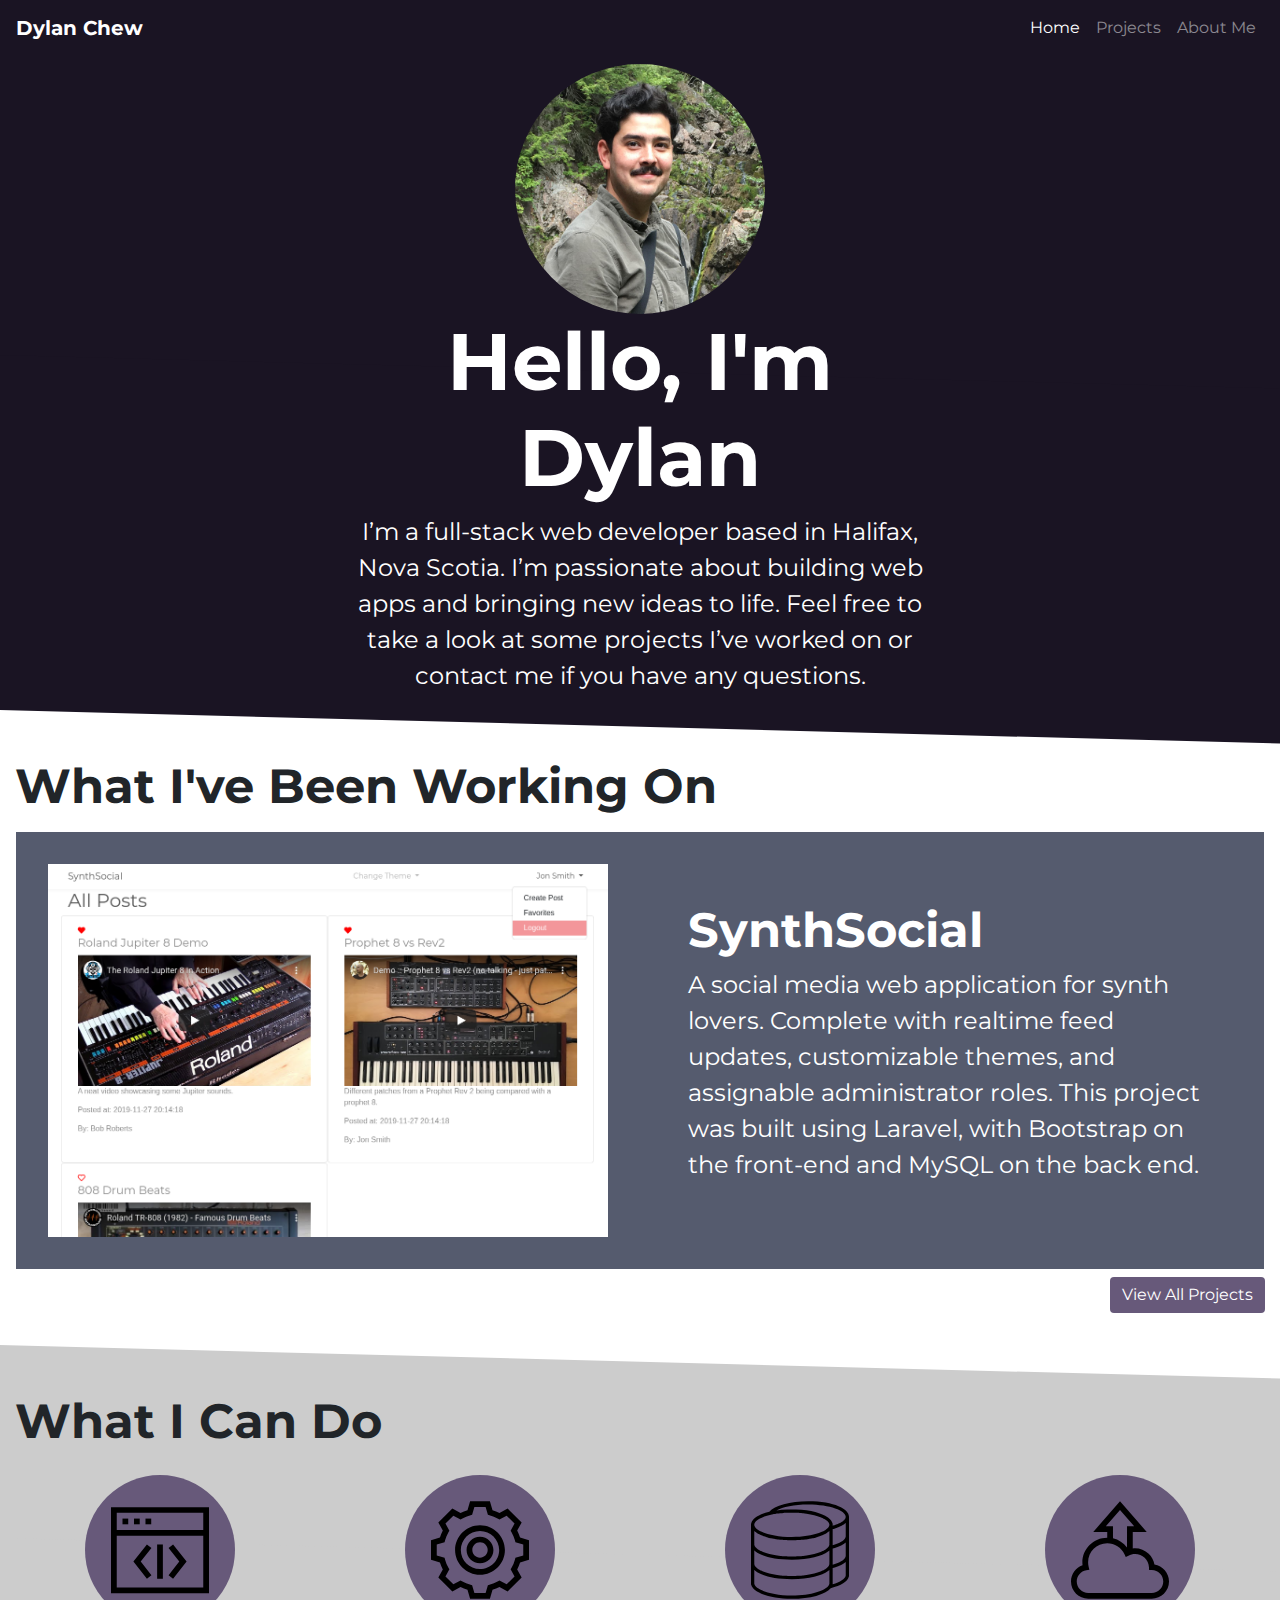
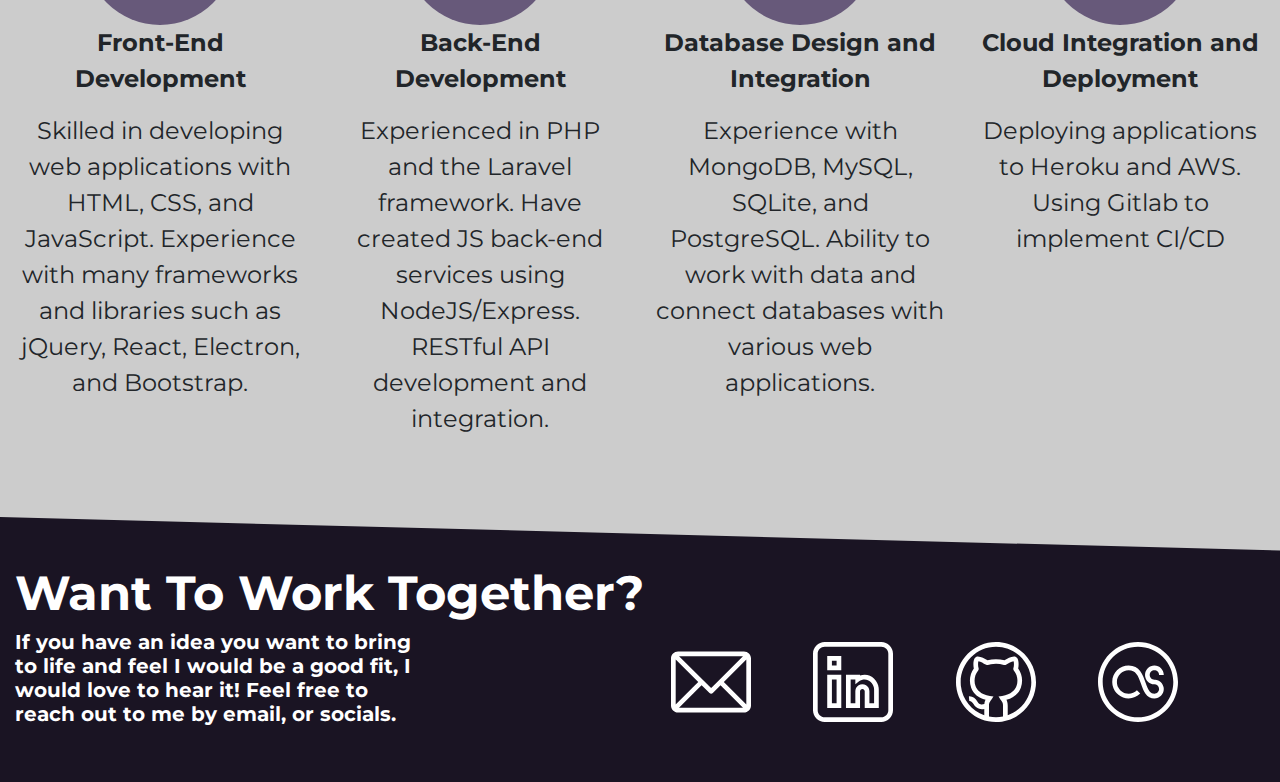
<file: index.html>
<!DOCTYPE html>
<html lang="en">
  <head>
    <meta charset="UTF-8" />
    <meta name="viewport" content="width=device-width, initial-scale=1.0" />
    <meta http-equiv="X-UA-Compatible" content="ie=edge" />
    <link
      href="https://fonts.googleapis.com/css?family=Montserrat&display=swap"
      rel="stylesheet"
    />
    <link rel="stylesheet" href="bootstrap-4.4.1-dist\css\bootstrap.min.css" />
    <link rel="stylesheet" href="styles.css" />
    <script src="./bootstrap-4.4.1-dist\jQuery\jquery-3.4.1.min.js"></script>
    <script src="./bootstrap-4.4.1-dist\js\bootstrap.min.js"></script>
    <title>Home</title>
  </head>

  <body>
    <div class="container-fluid">
      <div class="row">
        <nav
          class="navbar fixed-top navbar-dark navbar-expand-lg purple-background"
        >
          <a class="navbar-brand" href="/index.html">Dylan Chew</a>
          <button
            class="navbar-toggler"
            type="button"
            data-toggle="collapse"
            data-target="#navbarSupportedContent"
            aria-controls="navbarSupportedContent"
            aria-expanded="false"
            aria-label="Toggle navigation"
          >
            <span class="navbar-toggler-icon"></span>
          </button>

          <div class="collapse navbar-collapse" id="navbarSupportedContent">
            <ul class="navbar-nav ml-auto">
              <li class="nav-item">
                <a class="nav-link active" href="/index.html">Home</a>
              </li>
              <li class="nav-item">
                <a class="nav-link" href="/projects.html">Projects</a>
              </li>
              <li class="nav-item">
                <a class="nav-link" href="/about.html">About Me</a>
              </li>
            </ul>
          </div>
        </nav>
      </div>

      <!-- HEADER -->
      <div class="row purple-background header">
        <div class="col-3"></div>
        <div class="col-lg-6 col-md-6 col-sm-12 text-center">
          <img
            src="./imgs/me.jpg"
            class="rounded-circle img-me img-fluid"
            alt="Picture of me"
          />
          <h1>Hello, I'm Dylan</h1>
          <p>
            I’m a full-stack web developer based in Halifax, Nova Scotia. I’m
            passionate about building web apps and bringing new ideas to life.
            Feel free to take a look at some projects I’ve worked on or contact
            me if you have any questions.
          </p>
        </div>
        <div class="col-3"></div>
      </div>

      <!-- RECENT WORK -->
      <div class="row recent-work">
        <div class="col-12 section-header">
          <h2>What I've Been Working On</h2>
        </div>
        <div class="row work-example">
          <div class="col-lg-6 col-md-6 col-xs-12 work-example-img">
            <img
              class="img-fluid"
              src="./imgs/synthsocial.png"
              alt="synthsocial"
            />
          </div>
          <div class="col-lg-6 col-md-6 col-xs-12 my-auto work-example-blurb">
            <h2>SynthSocial</h2>
            <p>
              A social media web application for synth lovers. Complete with
              realtime feed updates, customizable themes, and assignable
              administrator roles. This project was built using Laravel, with
              Bootstrap on the front-end and MySQL on the back end.
            </p>
          </div>
        </div>
        <div class="col-12">
          <div class="d-flex justify-content-end">
            <a href="/projects.html" class=" btn btn-view">View All Projects</a>
          </div>
        </div>
      </div>

      <!-- What I Can Do -->
      <div class="row skills">
        <div class="col-12 section-header">
          <h2>What I Can Do</h2>
        </div>
        <div class="col-lg-3 col-12 skill-row">
          <div class="row">
            <div class="col-3 col-lg-12 skill-content skill-content-icon">
              <div class="row justify-content-around ">
                <div class="circle d-flex justify-content-center">
                  <img
                    class="img-fluid skill-icon"
                    src="./imgs\010-code.svg"
                    alt="code"
                  />
                </div>
              </div>
            </div>

            <div class="col-9 col-lg-12  skill-content">
              <p class='skill-title'>Front-End Development</p>
              <p>
                Skilled in developing web applications with HTML, CSS, and
                JavaScript. Experience with many frameworks and libraries such
                as jQuery, React, Electron, and Bootstrap.
              </p>
            </div>
          </div>
        </div>
        <div class="col-lg-3 col-12 skill-row">
          <div class="row">
            <div class="col-3 col-lg-12 skill-content skill-content-icon">
              <div class="row justify-content-around ">
                <div class="circle d-flex justify-content-center">
                  <img
                    class="img-fluid skill-icon"
                    src="./imgs\044-gear.svg"
                    alt="code"
                  />
                </div>
              </div>
            </div>

            <div class="col-9 col-lg-12  skill-content">
              <p class='skill-title'>Back-End Development</p>
              <p>
                Experienced in PHP and the Laravel framework. Have created JS
                back-end services using NodeJS/Express. RESTful API development
                and integration.
              </p>
            </div>
          </div>
        </div>
        <div class="col-lg-3 col-12 skill-row">
          <div class="row">
            <div class="col-3 col-lg-12 skill-content skill-content-icon">
              <div class="row justify-content-around ">
                <div class="circle d-flex justify-content-center">
                  <img
                    class="img-fluid skill-icon"
                    src="./imgs\database-3.svg"
                    alt="code"
                  />
                </div>
              </div>
            </div>

            <div class="col-9 col-lg-12  skill-content">
              <p class='skill-title'>Database Design and Integration</p>
              <p>
                Experience with MongoDB, MySQL, SQLite, and PostgreSQL. Ability
                to work with data and connect databases with various web
                applications.
              </p>
            </div>
          </div>
        </div>
        <div class="col-lg-3 col-12 skill-row">
          <div class="row">
            <div class="col-3 col-lg-12 skill-content skill-content-icon">
              <div class="row justify-content-around ">
                <div class="circle d-flex justify-content-center">
                  <img
                    class="img-fluid skill-icon"
                    src="./imgs\006-upload.svg"
                    alt="code"
                  />
                </div>
              </div>
            </div>

            <div class="col-9 col-lg-12  skill-content">
              <p class='skill-title'>Cloud Integration and Deployment</p>
              <p>
                Deploying applications to Heroku and AWS. Using Gitlab to
                implement CI/CD
              </p>
            </div>
          </div>
        </div>
      </div>
      <!-- Want to work together? -->
      <div class="row work-together">
        <div class="col-12 section-header">
          <h2 class="work-together-title">Want To Work Together?</h2>
        </div>
        <div class="col-lg-4">
          <h3 class="work-together-content">
            If you have an idea you want to bring to life and feel I would be a
            good fit, I would love to hear it! Feel free to reach out to me by
            email, or socials.
          </h3>
        </div>
        <div class="col-lg-8 ">
          <div class="row justice social-links-container">
            <div class="col-lg-3"></div>
            <div class="col-lg-2 col-3 d-flex justify-content-center">
              <a
                class="social-link-a"
                target="_blank"
                href="mailto:w0254970@nscc.ca"
              >
                <img class="img-fluid social-links" src="./imgs/email.svg" />
              </a>
            </div>
            <div class="col-lg-2 col-3 d-flex justify-content-center">
              <a
                class="social-link-a"
                target="_blank"
                href="https://www.linkedin.com/in/dylan-chew-7b165765/"
              >
                <img
                  class="img-fluid social-links"
                  src="./imgs\045-linkedin.svg"
                />
              </a>
            </div>
            <div class="col-lg-2 col-3 d-flex justify-content-center">
              <a
                class="social-link-a"
                target="_blank"
                href="https://github.com/dylan-chew"
              >
                <img
                  class="img-fluid social-links"
                  src="./imgs\038-github.svg"
                />
              </a>
            </div>
            <div class="col-lg-2 col-3 d-flex justify-content-center">
              <a
                class="social-link-a"
                target="_blank"
                href="https://www.last.fm/user/milque_toast"
              >
                <img
                  class="img-fluid social-links"
                  src="./imgs\028-lastfm.svg"
                />
              </a>
            </div>
            <div class="col-lg-1"></div>
          </div>
        </div>
      </div>
    </div>
  </body>
</html>
</file>
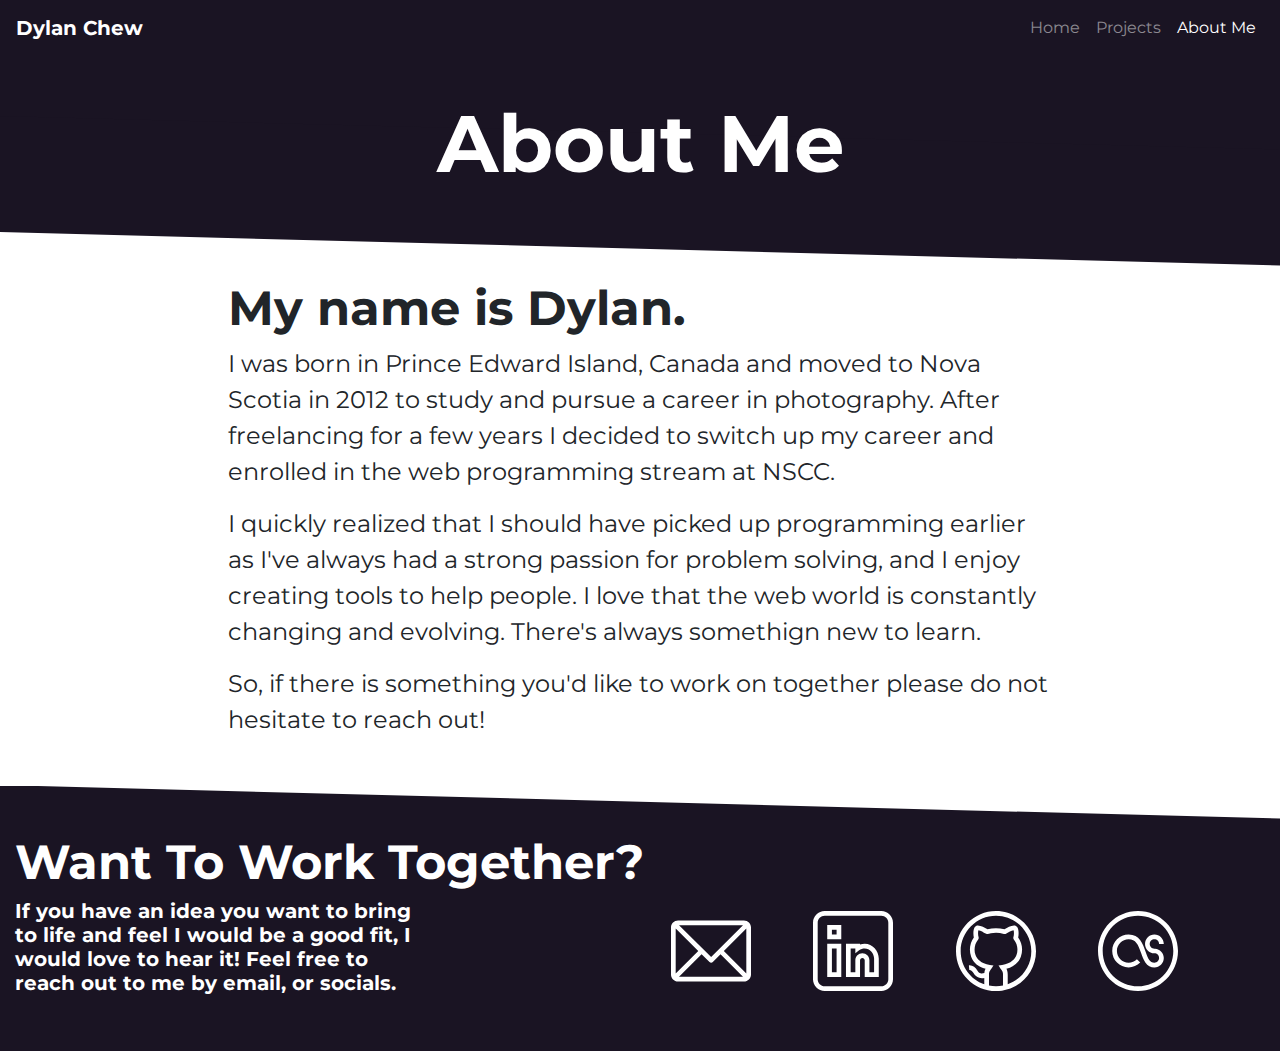
<file: about.html>
<!DOCTYPE html>
<html lang="en">
  <head>
    <meta charset="UTF-8" />
    <meta name="viewport" content="width=device-width, initial-scale=1.0" />
    <meta http-equiv="X-UA-Compatible" content="ie=edge" />
    <link
      href="https://fonts.googleapis.com/css?family=Montserrat&display=swap"
      rel="stylesheet"
    />
    <link rel="stylesheet" href="bootstrap-4.4.1-dist\css\bootstrap.min.css" />
    <link rel="stylesheet" href="styles.css" />
    <script src="./bootstrap-4.4.1-dist\jQuery\jquery-3.4.1.min.js"></script>
    <script src="./bootstrap-4.4.1-dist\js\bootstrap.min.js"></script>
    <title>About Me</title>
  </head>

  <body>
    <div class="container-fluid">
      <div class="row">
        <nav
          class="navbar fixed-top navbar-dark navbar-expand-lg purple-background"
        >
          <a class="navbar-brand" href="/index.html">Dylan Chew</a>
          <button
            class="navbar-toggler"
            type="button"
            data-toggle="collapse"
            data-target="#navbarSupportedContent"
            aria-controls="navbarSupportedContent"
            aria-expanded="false"
            aria-label="Toggle navigation"
          >
            <span class="navbar-toggler-icon"></span>
          </button>

          <div class="collapse navbar-collapse" id="navbarSupportedContent">
            <ul class="navbar-nav ml-auto">
              <li class="nav-item">
                <a class="nav-link" href="/index.html">Home</a>
              </li>
              <li class="nav-item">
                <a class="nav-link" href="/projects.html">Projects</a>
              </li>
              <li class="nav-item">
                <a class="nav-link active" href="/about.html">About Me</a>
              </li>
            </ul>
          </div>
        </nav>
      </div>

      <!-- HEADER -->
      <div class="row projects-header header">
        <div class="col-3"></div>
        <div class="col-lg-6 col-md-6 col-sm-12 text-center">
          <h1>About Me</h1>
        </div>
        <div class="col-3"></div>
      </div>

      <!-- RECENT WORK -->
      <div class="row about-div">
        <div class="col-2"></div>
        <div class="col-12 col-lg-8 section-header">
          <h2>My name is Dylan.</h2>
          <p>
            I was born in Prince Edward Island, Canada and moved to Nova Scotia
            in 2012 to study and pursue a career in photography. After
            freelancing for a few years I decided to switch up my career and
            enrolled in the web programming stream at NSCC.
          </p>
          <p>
            I quickly realized that I should have picked up programming earlier
            as I've always had a strong passion for problem solving, and I enjoy
            creating tools to help people. I love that the web world is
            constantly changing and evolving. There's always somethign new to
            learn.
          </p>
          <p>
            So, if there is something you'd like to work on together please do
            not hesitate to reach out!
          </p>
        </div>
      </div>

      <!-- Want to work together? -->
      <div class="row work-together">
        <div class="col-12 section-header">
          <h2 class="work-together-title">Want To Work Together?</h2>
        </div>
        <div class="col-lg-4">
          <h3 class="work-together-content">
            If you have an idea you want to bring to life and feel I would be a
            good fit, I would love to hear it! Feel free to reach out to me by
            email, or socials.
          </h3>
        </div>
        <div class="col-lg-8 ">
          <div class="row justice social-links-container">
            <div class="col-lg-3"></div>
            <div class="col-lg-2 col-3 d-flex justify-content-center">
              <a
                class="social-link-a"
                target="_blank"
                href="mailto:w0254970@nscc.ca"
              >
                <img class="img-fluid social-links" src="./imgs/email.svg" />
              </a>
            </div>
            <div class="col-lg-2 col-3 d-flex justify-content-center">
              <a
                class="social-link-a"
                target="_blank"
                href="https://www.linkedin.com/in/dylan-chew-7b165765/"
              >
                <img
                  class="img-fluid social-links"
                  src="./imgs\045-linkedin.svg"
                />
              </a>
            </div>
            <div class="col-lg-2 col-3 d-flex justify-content-center">
              <a
                class="social-link-a"
                target="_blank"
                href="https://github.com/dylan-chew"
              >
                <img
                  class="img-fluid social-links"
                  src="./imgs\038-github.svg"
                />
              </a>
            </div>
            <div class="col-lg-2 col-3 d-flex justify-content-center">
              <a
                class="social-link-a"
                target="_blank"
                href="https://www.last.fm/user/milque_toast"
              >
                <img
                  class="img-fluid social-links"
                  src="./imgs\028-lastfm.svg"
                />
              </a>
            </div>
            <div class="col-lg-1"></div>
          </div>
        </div>
      </div>
    </div>
  </body>
</html>
</file>
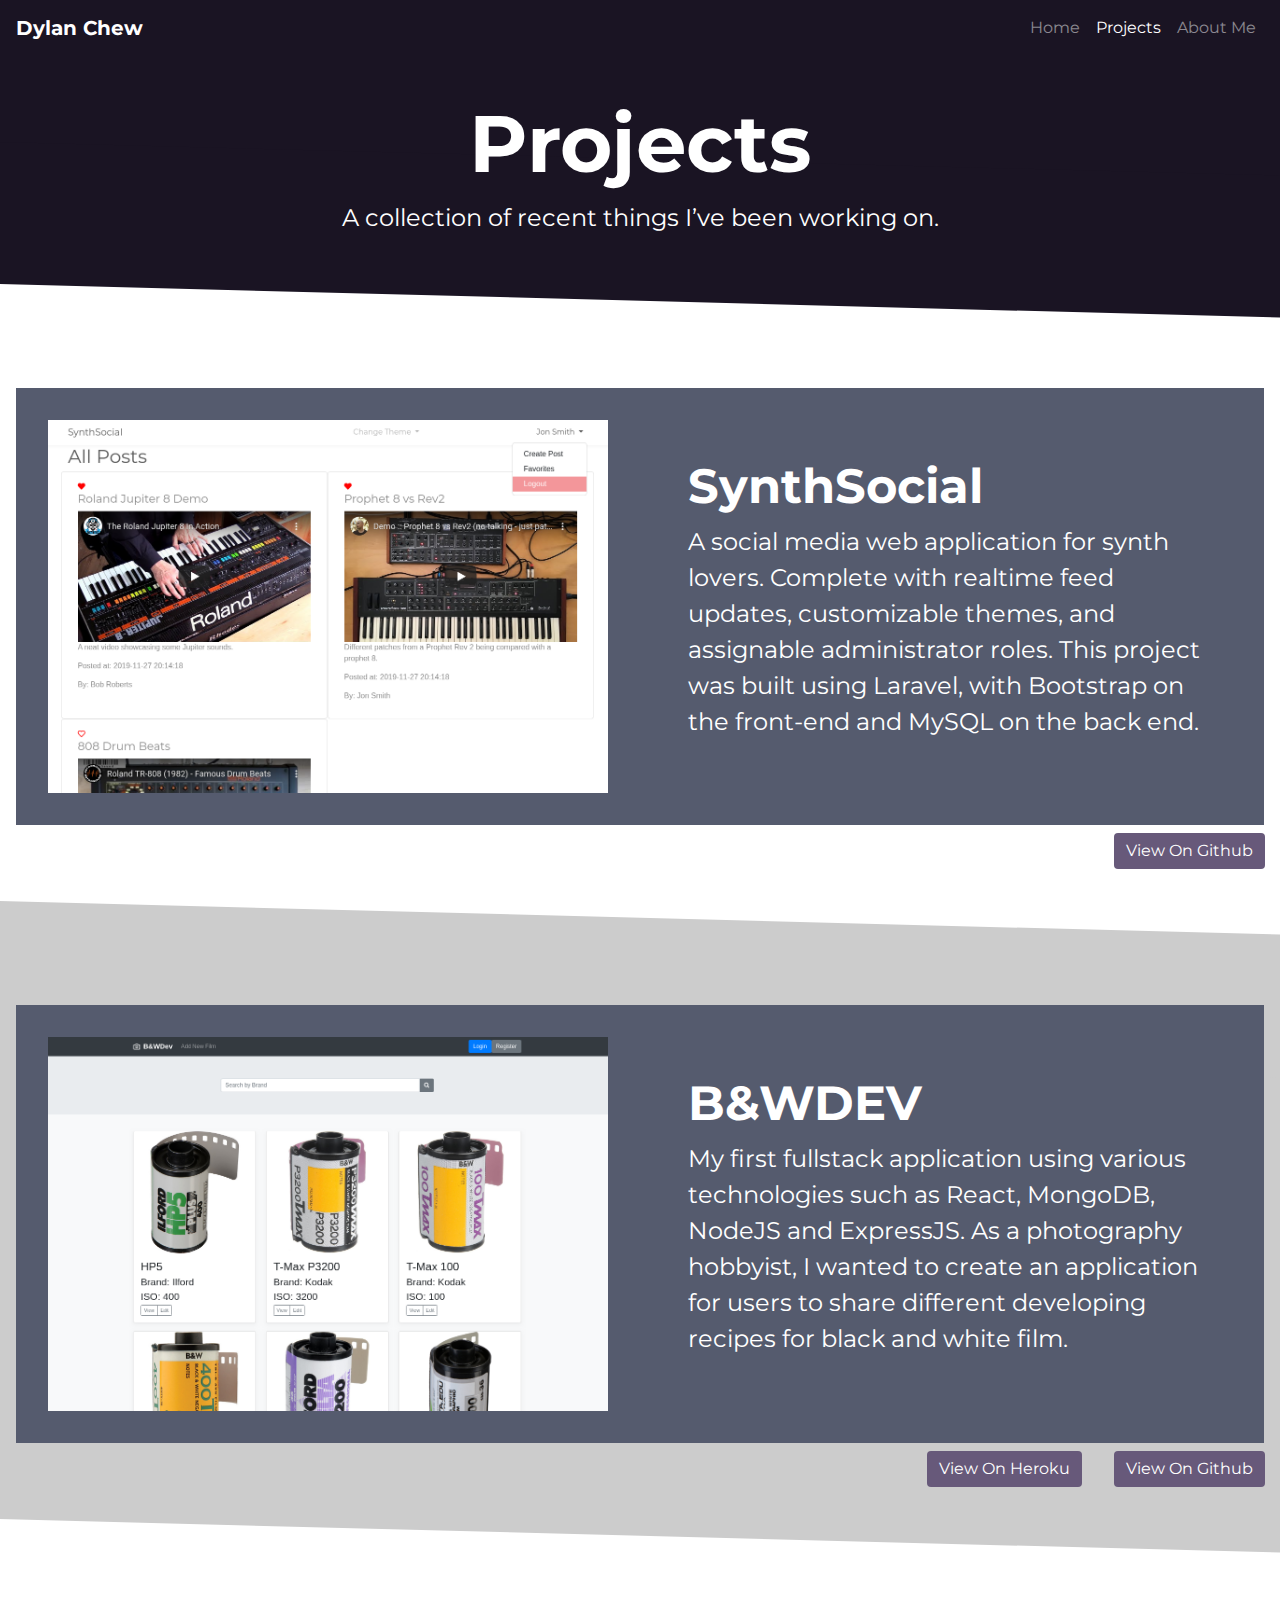
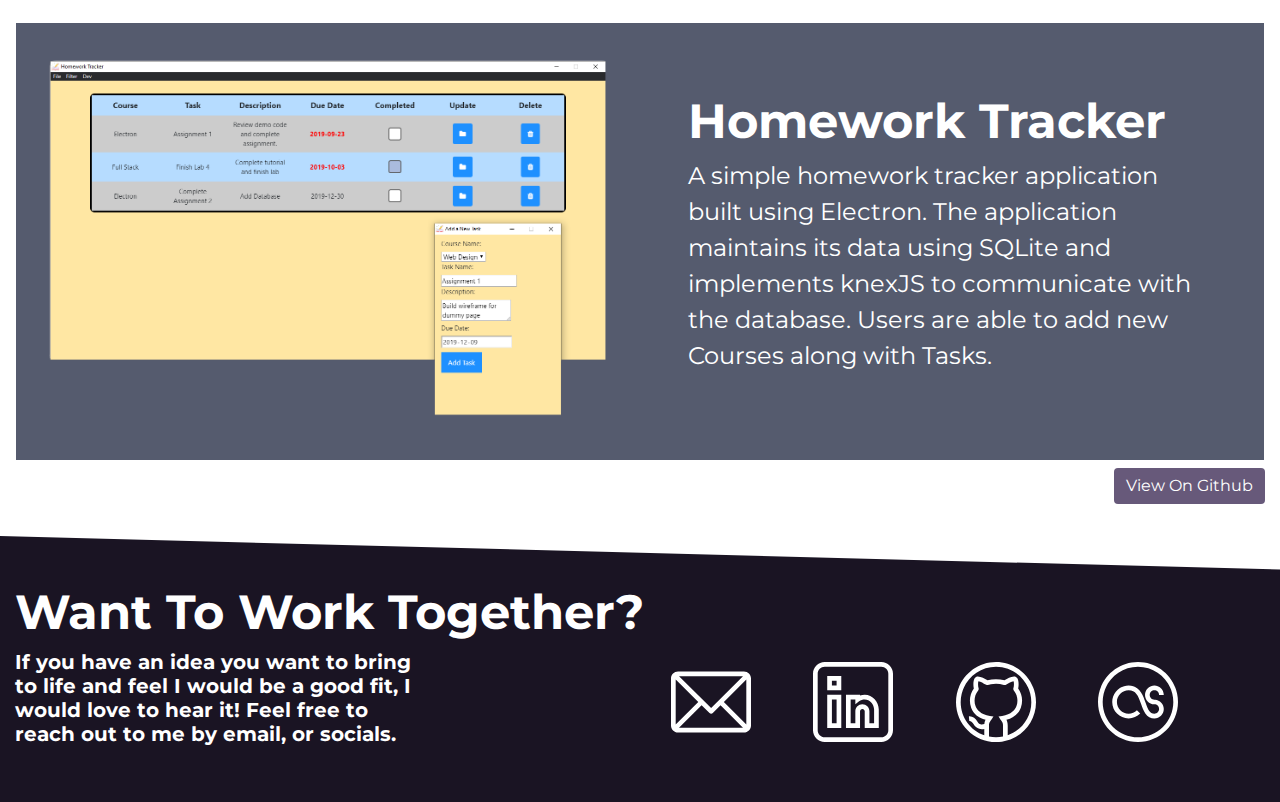
<file: projects.html>
<!DOCTYPE html>
<html lang="en">
  <head>
    <meta charset="UTF-8" />
    <meta name="viewport" content="width=device-width, initial-scale=1.0" />
    <meta http-equiv="X-UA-Compatible" content="ie=edge" />
    <link
      href="https://fonts.googleapis.com/css?family=Montserrat&display=swap"
      rel="stylesheet"
    />
    <link rel="stylesheet" href="bootstrap-4.4.1-dist\css\bootstrap.min.css" />
    <link rel="stylesheet" href="styles.css" />
    <script src="./bootstrap-4.4.1-dist\jQuery\jquery-3.4.1.min.js"></script>
    <script src="./bootstrap-4.4.1-dist\js\bootstrap.min.js"></script>
    <title>Projects</title>
  </head>

  <body>
    <div class="container-fluid">
      <div class="row">
        <nav
          class="navbar fixed-top navbar-dark navbar-expand-lg purple-background"
        >
          <a class="navbar-brand" href="/index.html">Dylan Chew</a>
          <button
            class="navbar-toggler"
            type="button"
            data-toggle="collapse"
            data-target="#navbarSupportedContent"
            aria-controls="navbarSupportedContent"
            aria-expanded="false"
            aria-label="Toggle navigation"
          >
            <span class="navbar-toggler-icon"></span>
          </button>

          <div class="collapse navbar-collapse" id="navbarSupportedContent">
            <ul class="navbar-nav ml-auto">
              <li class="nav-item">
                <a class="nav-link" href="/index.html">Home</a>
              </li>
              <li class="nav-item">
                <a class="nav-link active" href="/projects.html">Projects</a>
              </li>
              <li class="nav-item">
                <a class="nav-link" href="/about.html">About Me</a>
              </li>
            </ul>
          </div>
        </nav>
      </div>

      <!-- HEADER -->
      <div class="row projects-header header">
        <div class="col-3"></div>
        <div class="col-lg-6 col-md-6 col-sm-12 text-center">
          <h1>Projects</h1>
          <p>
            A collection of recent things I’ve been working on.
          </p>
        </div>
        <div class="col-3"></div>
      </div>

      <!-- RECENT WORK 1 -->
      <div class="row recent-work recent-work-1">
        <div class="row work-example">
          <div class="col-lg-6 col-md-6 col-xs-12 work-example-img">
            <img
              class="img-fluid"
              src="./imgs/synthsocial.png"
              alt="synthsocial"
            />
          </div>
          <div class="col-lg-6 col-md-6 col-xs-12 my-auto work-example-blurb">
            <h2>SynthSocial</h2>
            <p>
              A social media web application for synth lovers. Complete with
              realtime feed updates, customizable themes, and assignable
              administrator roles. This project was built using Laravel, with
              Bootstrap on the front-end and MySQL on the back end.
            </p>
          </div>
        </div>
        <div class="col-12">
          <div class="d-flex justify-content-end">
            <a href="https://github.com/dylan-chew/synthsocial" target="_blank" class=" btn btn-view">View On Github</a>
          </div>
        </div>
      </div>

      <!-- RECENT WORK 2 -->
      <div class="row recent-work recent-work-2">
        <div class="row work-example">
          <div class="col-lg-6 col-md-6 col-xs-12 work-example-img">
            <img class="img-fluid" src="./imgs/react.png" alt="synthsocial" />
          </div>
          <div class="col-lg-6 col-md-6 col-xs-12 my-auto work-example-blurb">
            <h2>B&WDEV</h2>
            <p>
              My first fullstack application using various technologies such as
              React, MongoDB, NodeJS and ExpressJS. As a photography hobbyist, I
              wanted to create an application for users to share different
              developing recipes for black and white film.
            </p>
          </div>
        </div>
        <div class="col-12">
          <div class="d-flex justify-content-end">
            <a
              href="http://w0254970.herokuapp.com/"
              target="_blank"
              class="btn-left btn btn-view"
              >View On Heroku</a
            >
            <a href="https://github.com/dylan-chew/B-WDEV" target="_blank" class="btn btn-view">View On Github</a>
          </div>
        </div>
      </div>

      <!-- RECENT WORK 3 -->
      <div class="row recent-work recent-work-3">
        <div class="row work-example">
          <div class="col-lg-6 col-md-6 col-xs-12 work-example-img">
            <img
              class="img-fluid"
              src="./imgs/electron.png"
              alt="synthsocial"
            />
          </div>
          <div class="col-lg-6 col-md-6 col-xs-12 my-auto work-example-blurb">
            <h2>Homework Tracker</h2>
            <p>
              A simple homework tracker application built using Electron. The
              application maintains its data using SQLite and implements knexJS
              to communicate with the database. Users are able to add new
              Courses along with Tasks.
            </p>
          </div>
        </div>
        <div class="col-12">
          <div class="d-flex justify-content-end">
            <a
              href="https://github.com/dylan-chew/electron"
              target="_blank"
              class=" btn btn-view"
              >View On Github</a
            >
          </div>
        </div>
      </div>

      <!-- Want to work together? -->
      <div class="row work-together">
        <div class="col-12 section-header">
          <h2 class="work-together-title">Want To Work Together?</h2>
        </div>
        <div class="col-lg-4">
          <h3 class="work-together-content">
            If you have an idea you want to bring to life and feel I would be a
            good fit, I would love to hear it! Feel free to reach out to me by
            email, or socials.
          </h3>
        </div>
        <div class="col-lg-8 ">
          <div class="row justice social-links-container">
            <div class="col-lg-3"></div>
            <div class="col-lg-2 col-3 d-flex justify-content-center">
              <a
                class="social-link-a"
                target="_blank"
                href="mailto:w0254970@nscc.ca"
              >
                <img class="img-fluid social-links" src="./imgs/email.svg" />
              </a>
            </div>
            <div class="col-lg-2 col-3 d-flex justify-content-center">
              <a
                class="social-link-a"
                target="_blank"
                href="https://www.linkedin.com/in/dylan-chew-7b165765/"
              >
                <img
                  class="img-fluid social-links"
                  src="./imgs\045-linkedin.svg"
                />
              </a>
            </div>
            <div class="col-lg-2 col-3 d-flex justify-content-center">
              <a
                class="social-link-a"
                target="_blank"
                href="https://github.com/dylan-chew"
              >
                <img
                  class="img-fluid social-links"
                  src="./imgs\038-github.svg"
                />
              </a>
            </div>
            <div class="col-lg-2 col-3 d-flex justify-content-center">
              <a
                class="social-link-a"
                target="_blank"
                href="https://www.last.fm/user/milque_toast"
              >
                <img
                  class="img-fluid social-links"
                  src="./imgs\028-lastfm.svg"
                />
              </a>
            </div>
            <div class="col-lg-1"></div>
          </div>
        </div>
      </div>
    </div>
  </body>
</html>
</file>
<file: styles.css>
/* Global styles */

body {
    font-family: 'Montserrat', sans-serif;
}

.btn-view {
    color: white;
    background-color: #67597a;
    border: none;
}

.btn-view:active, .btn-primary:focus, .btn-view:hover {
    background-color: #50455f;
    color: white;
    border: none;
}

h3 {
    font-weight: bold;
    font-size: 1.25rem;
}

/* Navbar */

.navbar {
    background: #1a1423;
    width: 100%;
}

.navbar-brand {
    font-weight: bold;
}

.navbar a {
    position: relative;
    color: white;
}

li>a:before {
    content: "";
    position: absolute;
    width: 100%;
    height: 2px;
    bottom: 0;
    left: 0;
    background-color: #fff;
    visibility: hidden;
    -webkit-transform: scaleX(0);
    transform: scaleX(0);
    -webkit-transition: all 0.3s ease-in-out 0s;
    transition: all 0.3s ease-in-out 0s;
}

li>a:hover:before {
    visibility: visible;
    -webkit-transform: scaleX(1);
    transform: scaleX(1);
}

/* Header */

.img-me {
    max-width: 150px;
}

.header {
    padding-top: 4em;
    background: #1a1423;
    color: #fff;
    position: relative;
    z-index: 1;
}

.header:after {
    background: inherit;
    bottom: 0;
    content: '';
    display: block;
    height: 50%;
    left: 0;
    position: absolute;
    right: 0;
    transform: skewY(1.5deg);
    transform-origin: 0%;
    z-index: -1;
}

/* Recent Work */

.recent-work {
    background-color: white;
    margin-top: 3em;
    position: relative;
    z-index: 2;
    padding-bottom: 2em;
}

.recent-work::after {
    background: inherit;
    bottom: 0;
    content: '';
    display: block;
    height: 75%;
    left: 0;
    position: absolute;
    right: 0;
    transform: skewY(1.5deg);
    transform-origin: 0%;
    z-index: -1;
}

.work-example {
    margin: .5em 1em;
    background-color: #555b6e;
    color: white;
}

.work-example-blurb {
    padding: 0 3em;
}

.work-example-img {
    padding: 2em;
    background-color: #555b6e;
}

/* Skills section */

.skills {
    background-color: #cccccc;
    padding-top: 3em;
    padding-bottom: 3em;
    position: relative;
    z-index: 1;
}

.skills::after {
    background: inherit;
    bottom: 0;
    content: '';
    display: block;
    height: 75%;
    left: 0;
    position: absolute;
    right: 0;
    transform: skewY(1.5deg);
    transform-origin: 0%;
    z-index: -1;
}

.circle {
    background-color: #67597a;
    display: block;
    position: relative;
    height: 80px;
    width: 80px;
    border-radius: 50%;
}

.skill-icon {
    max-width: 65%;
}

.skill-title{
    font-weight: bold;
}

.skill-content {
    flex-wrap: wrap;
    align-content: center;
}

.skill-content-icon{
    display: flex;
    justify-content: center;
    align-content: center;
}

.skill-row {
    padding-top: 1rem;
    padding-bottom: 1rem;
}

/* Work together section */

.work-together {
    color: white;
    background-color: #1a1423;
    padding-top: 3em;
    padding-bottom: 3em;
    position: relative;
    z-index: 0;
}

.work-together-title{
    text-align: center;
}

.work-together-content {
    padding-bottom: 3rem;
    text-align: center;
}

.work-together-btn {
    justify-content: center;
    padding-bottom: 2em;
}

.social-links-container {
    position: relative;
    top: 50%;
    transform: translateY(-50%);
}

.social-links {
    max-width: 60px;
}

.social-links:hover {
    opacity: 50%;
}

.social-link-a {
    width: 100%;
    text-align: center;
}

/* Projects Page */

.projects-header {
    padding-top: 6em;
    padding-bottom: 2em;
}

.btn-left {
    margin-right: 2em;
}

.recent-work-1, .recent-work-2, .recent-work-3 {
    padding-top: 3rem;
}

.recent-work-2 {
    background-color: #cccccc;
    padding-top: 7rem;
    margin-top: -1rem;
    z-index: 0;
}

/* About Page */

.about-div {
    background-color: white;
    margin-top: 3em;
    position: relative;
    z-index: 2;
    padding-bottom: 2em;
}

.about-div::after {
    background: inherit;
    bottom: 0;
    content: '';
    display: block;
    height: 75%;
    left: 0;
    position: absolute;
    right: 0;
    transform: skewY(1.5deg);
    transform-origin: 0%;
    z-index: -1;
}

/* MEDIA QUERIES */

@media (min-width: 575px) {
    h1 {
        font-size: 2em;
        font-weight: bolder;
    }
    h2 {
        font-weight: bold;
    }
    p {
        font-size: 1em;
    }
    .work-together-content {
        text-align: center;
    }
}

/* // Small devices (landscape phones, 576px and up) */

@media (min-width: 576px) {
    h1 {
        font-size: 2em;
        font-weight: bolder;
    }
    h2 {
        font-weight: bold;
    }
    p {
        font-size: 1em;
    }
    .img-me {
        max-width: 200px;
    }
    .work-together-content {
        text-align: center;
        align-content: center;
        justify-content: center;
    }
    .social-links {
        max-width: 60px;
    }
    .circle {
        height: 120px;
        width: 120px;
    }
}

/* // Medium devices (tablets, 768px and up) */

@media (min-width: 768px) {
    h1 {
        font-size: 2.5em;
        font-weight: bolder;
    }
    h2 {
        font-weight: bold;
    }
    p {
        font-size: 1em;
    }
    .social-links {
        max-width: 80px;
    }
    .circle {
        height: 150px;
        width: 150px;
    }
}

/* // Large devices (desktops, 992px and up) */

@media (min-width: 992px) {
    h1 {
        font-size: 4em;
        font-weight: bolder;
    }
    h2 {
        font-weight: bold;
    }
    p {
        font-size: 1.5em;
    }
    .img-me {
        max-width: 250px;
    }
    .work-together-content, .work-together-title {
        text-align: left;
    }
    .work-together-content{
        padding-bottom: 0;
    }
    .work-together-btn {
        justify-content: flex-end;
        padding-bottom: 0;
    }
    .skill-content {
        align-content: center;
        text-align: center;
    }
}

/* // Extra large devices (large desktops, 1200px and up) */

@media (min-width: 1200px) {
    h1 {
        font-size: 5em;
        font-weight: bolder;
    }
    h2 {
        font-size: 3em;
        font-weight: bold;
    }
    p {
        font-size: 1.5em;
    }
    .social-links {
        max-width: 80px;
    }
}
</file>
